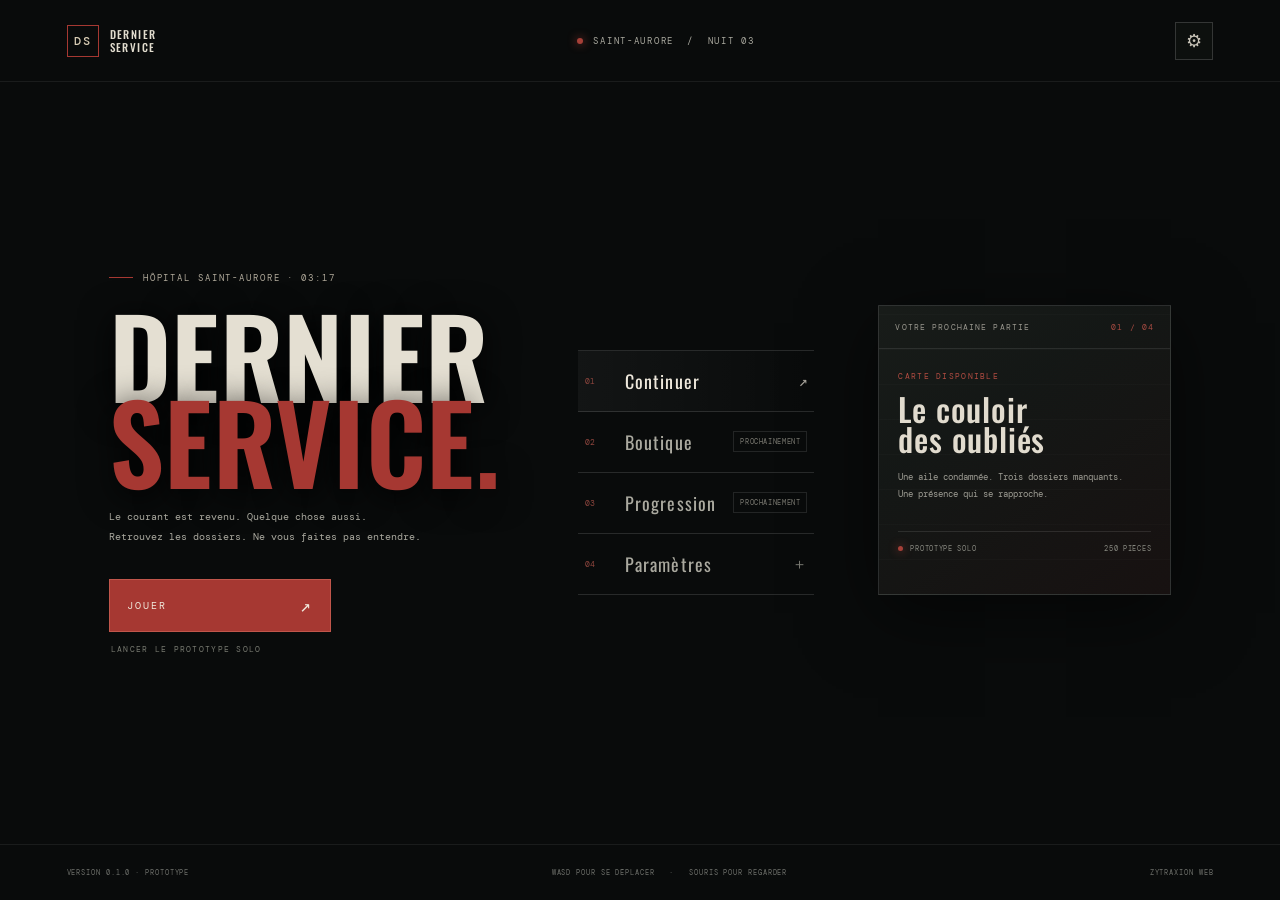
<file: menu.html>
<!doctype html>
<html lang="fr">
<head>
  <meta charset="utf-8">
  <meta name="viewport" content="width=device-width, initial-scale=1">
  <meta name="theme-color" content="#090b0b">
  <meta name="description" content="Dernier Service — jeu d'horreur de poursuite à l'hôpital Saint-Aurore.">
  <title>Dernier Service — Menu principal</title>
  <link rel="stylesheet" href="src/menu.css">
</head>
<body>
  <div class="scene" aria-hidden="true"><div class="hallway"></div><div class="light"></div><div class="grain"></div><div class="vignette"></div></div>
  <header class="topbar">
    <a class="wordmark" href="menu.html" aria-label="Dernier Service — accueil"><span class="mark">DS</span><span>DERNIER<br>SERVICE</span></a>
    <div class="top-meta"><span class="status-dot"></span><span>SAINT-AURORE&nbsp; / &nbsp;NUIT 03</span></div>
    <button class="icon-button" id="settingsOpen" aria-label="Ouvrir les paramètres" title="Paramètres">⚙</button>
  </header>

  <main class="layout">
    <section class="intro" aria-labelledby="game-title">
      <p class="eyebrow"><span class="line"></span> HÔPITAL SAINT-AURORE · 03:17</p>
      <h1 id="game-title">Dernier<br><span>service.</span></h1>
      <p class="description">Le courant est revenu. Quelque chose aussi.<br>Retrouvez les dossiers. Ne vous faites pas entendre.</p>
      <a class="play-button" href="index.html"><span>JOUER</span><span class="play-icon" aria-hidden="true">↗</span></a>
      <p class="play-note">LANCER LE PROTOTYPE SOLO</p>
    </section>

    <nav class="menu" aria-label="Menu principal">
      <button class="menu-item selected" data-panel="play"><span class="item-number">01</span><span class="item-label">Continuer</span><span class="item-arrow">↗</span></button>
      <button class="menu-item" data-panel="shop"><span class="item-number">02</span><span class="item-label">Boutique</span><span class="coming">PROCHAINEMENT</span></button>
      <button class="menu-item" data-panel="progress"><span class="item-number">03</span><span class="item-label">Progression</span><span class="coming">PROCHAINEMENT</span></button>
      <button class="menu-item" id="settingsMenu"><span class="item-number">04</span><span class="item-label">Paramètres</span><span class="item-arrow">＋</span></button>
    </nav>

    <aside class="feature-card" aria-live="polite">
      <div class="card-top"><span id="card-kicker">VOTRE PROCHAINE PARTIE</span><span class="card-index" id="card-index">01 / 04</span></div>
      <div class="card-content" id="card-content">
        <p class="card-map">CARTE DISPONIBLE</p><h2>Le couloir<br>des oubliés</h2>
        <p class="card-copy">Une aile condamnée. Trois dossiers manquants. Une présence qui se rapproche.</p>
        <div class="card-footer"><span><i class="tiny-dot"></i> PROTOTYPE SOLO</span><span>01 CARTE</span></div>
      </div>
    </aside>
  </main>

  <footer class="footer"><span>VERSION 0.1.0 · PROTOTYPE</span><span>WASD POUR SE DÉPLACER&nbsp;&nbsp; · &nbsp;&nbsp;SOURIS POUR REGARDER</span><span>ZYTRAXION WEB</span></footer>

  <dialog class="settings-dialog" id="settingsDialog" aria-labelledby="settings-title">
    <div class="dialog-header"><div><p class="eyebrow">CONFIGURATION</p><h2 id="settings-title">Paramètres</h2></div><button class="icon-button close-button" id="settingsClose" aria-label="Fermer">×</button></div>
    <label class="setting-row" for="volume"><span><strong>Volume général</strong><small>Préférence enregistrée pour l’intégration audio.</small></span><span class="range-wrap"><output id="volumeOutput" for="volume">80 %</output><input id="volume" type="range" min="0" max="100" value="80"></span></label>
    <label class="setting-row" for="quality"><span><strong>Qualité visuelle</strong><small>Réglage enregistré pour les prochaines cartes.</small></span><select id="quality"><option value="low">Basse</option><option value="medium">Moyenne</option><option value="high">Élevée</option></select></label>
    <button class="save-button" id="settingsSave">ENREGISTRER</button>
    <p class="dialog-note" id="settingsMessage" role="status">Les préférences sont sauvegardées sur cet appareil.</p>
  </dialog>

  <div class="toast" id="toast" role="status" aria-live="polite"></div>
  <script type="module" src="src/main.js"></script>
</body>
</html>
</file>
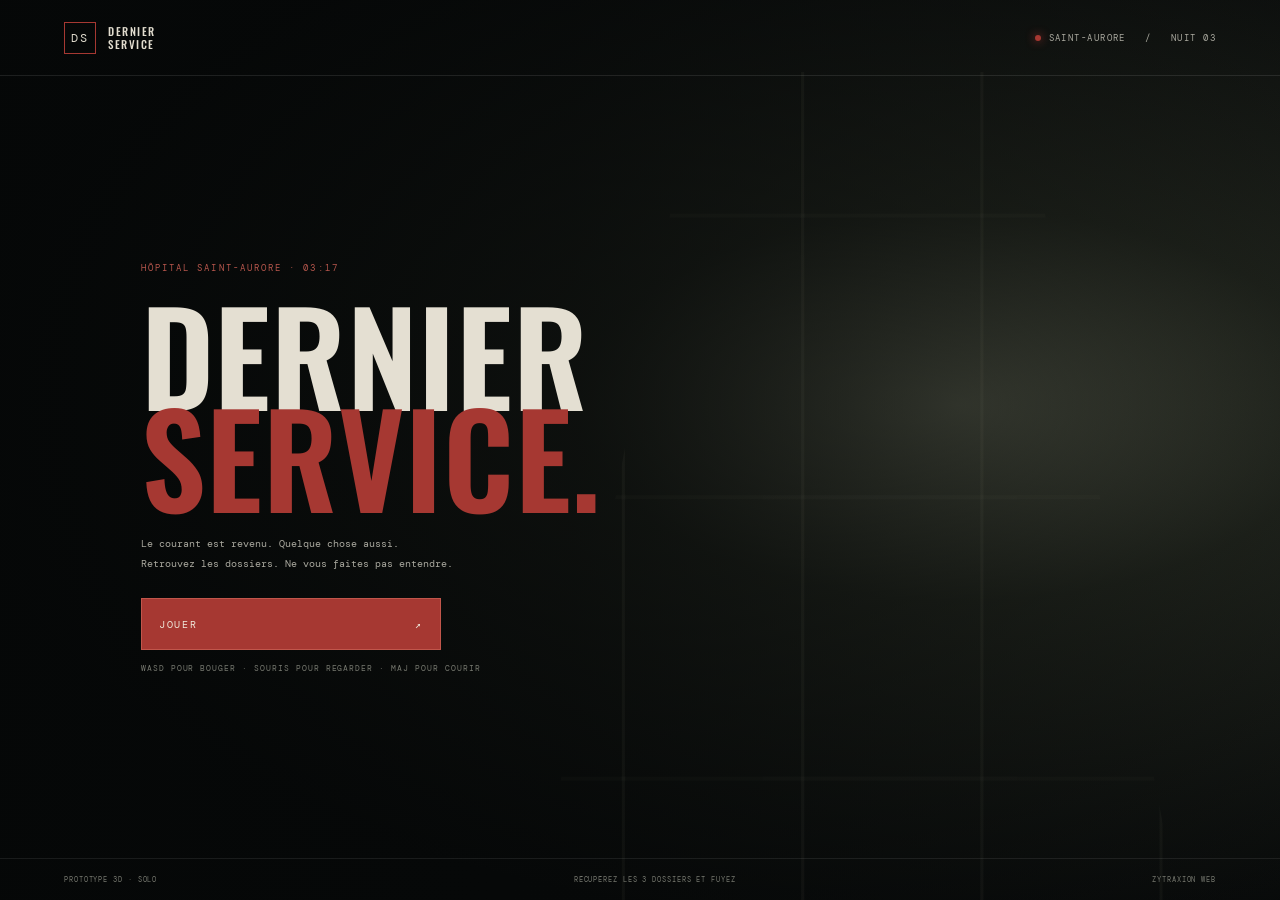
<file: play.html>
<!doctype html>
<html lang="fr">
<head>
  <meta charset="utf-8">
  <meta name="viewport" content="width=device-width, initial-scale=1">
  <meta name="theme-color" content="#090b0b">
  <title>Dernier Service — Jeu</title>
  <style>
    @import url('https://fonts.googleapis.com/css2?family=DM+Mono:wght@400;500&family=Oswald:wght@400;500;600&display=swap');
    *{box-sizing:border-box}html,body{width:100%;height:100%;margin:0;overflow:hidden;background:#090b0b;color:#e2ddcf;font-family:'DM Mono',monospace}.backdrop{position:fixed;inset:0;background:linear-gradient(90deg,#050707ed 0%,#050707b8 45%,#05070739 100%),radial-gradient(ellipse at 75% 45%,#535748 0,#23271f 28%,#090b0b 75%)}.backdrop:before{content:"";position:absolute;inset:8% 8% 0 42%;opacity:.45;background:repeating-linear-gradient(90deg,transparent 0 13%,#a7a48a20 13.2% 13.5%,transparent 13.7% 28%),repeating-linear-gradient(180deg,transparent 0 17%,#b5b39a12 17.2% 17.5%,transparent 17.7% 34%);clip-path:polygon(25% 0,75% 0,100% 100%,0 100%)}.top{height:76px;position:absolute;z-index:2;top:0;left:0;right:0;padding:0 5vw;display:flex;align-items:center;justify-content:space-between;border-bottom:1px solid #ffffff19}.brand{display:flex;align-items:center;gap:12px;font:500 11px/1.1 Oswald,sans-serif;letter-spacing:.14em}.mark{width:32px;height:32px;border:1px solid #a63832;display:grid;place-items:center;font:12px 'DM Mono',monospace}.meta{font-size:9px;letter-spacing:.16em;color:#aaa99f}.led{display:inline-block;width:6px;height:6px;border-radius:50%;background:#a63832;box-shadow:0 0 10px #a63832;margin-right:8px}.landing{position:absolute;z-index:1;inset:76px 0 42px;display:flex;align-items:center;padding:5vh 11vw;transition:opacity .25s,visibility .25s}.landing.hidden{opacity:0;visibility:hidden;pointer-events:none}.copy{max-width:570px}.eyebrow{font-size:9px;color:#b8574d;letter-spacing:.23em}.title{font:600 clamp(70px,10vw,128px)/.8 Oswald,sans-serif;text-transform:uppercase;letter-spacing:.005em;margin:28px 0;color:#e4dfd2}.title span{color:#a63832}.description{font-size:10px;line-height:2;color:#aaa99f;margin:24px 0}.play{width:min(300px,100%);height:52px;padding:0 17px;border:1px solid #c1564b;background:#a63832;color:#f0e9dc;display:flex;align-items:center;justify-content:space-between;font:10px 'DM Mono',monospace;letter-spacing:.18em;cursor:pointer}.play:hover{background:#c1483d}.hint{margin-top:13px;font-size:8px;letter-spacing:.12em;color:#777970}.bottom{position:absolute;z-index:2;bottom:0;left:0;right:0;height:42px;padding:0 5vw;border-top:1px solid #ffffff15;display:flex;align-items:center;justify-content:space-between;color:#777970;font-size:7px;letter-spacing:.13em}.game-shell{position:fixed;z-index:5;inset:0;background:#090b0b;visibility:hidden;opacity:0;transition:opacity .25s,visibility .25s}.game-shell.open{visibility:visible;opacity:1}.game-shell iframe{position:absolute;inset:0;width:100%;height:100%;border:0}.return{position:absolute;z-index:6;top:16px;left:16px;border:1px solid #ffffff42;background:#101311dc;color:#e2ddcf;padding:11px 14px;font:9px 'DM Mono',monospace;letter-spacing:.1em;cursor:pointer;backdrop-filter:blur(8px)}.return:hover{border-color:#b8574d;background:#251412}.notice{position:absolute;z-index:6;right:16px;top:17px;color:#d4cbb9;background:#101311cb;border:1px solid #ffffff28;padding:10px 12px;font-size:8px;letter-spacing:.06em;pointer-events:none}@media(max-width:600px){.top{height:62px;padding:0 18px}.landing{inset:62px 0 40px;padding:7vh 25px}.title{font-size:clamp(70px,18vw,100px)}.meta{font-size:7px}.bottom{height:40px;padding:0 17px;font-size:6px}.bottom span:nth-child(2){display:none}.return{top:9px;left:9px;padding:9px;font-size:8px}.notice{top:10px;right:9px;font-size:7px}}
  </style>
</head>
<body>
  <div class="backdrop" aria-hidden="true"></div>
  <header class="top"><div class="brand"><span class="mark">DS</span><span>DERNIER<br>SERVICE</span></div><div class="meta"><span class="led"></span>SAINT-AURORE &nbsp; / &nbsp; NUIT 03</div></header>
  <main class="landing" id="landing"><div class="copy"><p class="eyebrow">HÔPITAL SAINT-AURORE · 03:17</p><h1 class="title">Dernier<br><span>service.</span></h1><p class="description">Le courant est revenu. Quelque chose aussi.<br>Retrouvez les dossiers. Ne vous faites pas entendre.</p><button class="play" id="play"><span>JOUER</span><span>↗</span></button><p class="hint">WASD POUR BOUGER · SOURIS POUR REGARDER · MAJ POUR COURIR</p></div></main>
  <footer class="bottom"><span>PROTOTYPE 3D · SOLO</span><span>RÉCUPÉREZ LES 3 DOSSIERS ET FUYEZ</span><span>ZYTRAXION WEB</span></footer>
  <section class="game-shell" id="gameShell" aria-label="Jeu Dernier Service"><iframe id="gameFrame" title="Jeu 3D Dernier Service" allow="fullscreen; autoplay"></iframe><button class="return" id="return">← MENU PRINCIPAL</button><div class="notice">Dans l’écran suivant, choisissez une carte puis cliquez sur ENTRER.</div></section>
  <script>
    const landing=document.querySelector('#landing');
    const shell=document.querySelector('#gameShell');
    const frame=document.querySelector('#gameFrame');
    document.querySelector('#play').addEventListener('click',()=>{
      landing.classList.add('hidden');
      shell.classList.add('open');
      if(!frame.src) frame.src='index.html?embedded=1';
    });
    document.querySelector('#return').addEventListener('click',()=>{
      shell.classList.remove('open');
      landing.classList.remove('hidden');
      try{frame.contentWindow.document.exitPointerLock?.()}catch{}
    });
  </script>
</body>
</html>
</file>
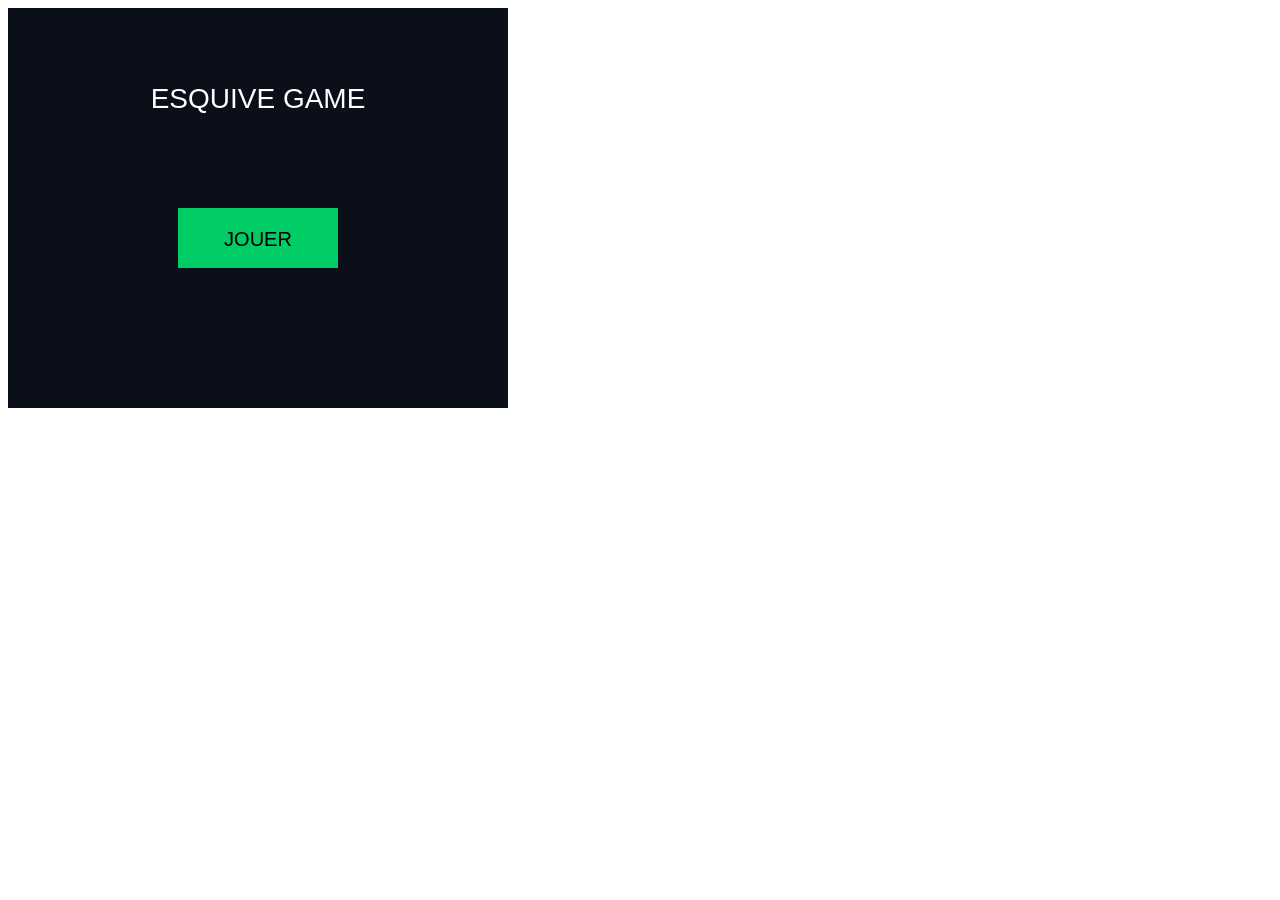
<file: preview (13).html>
<!DOCTYPE html>
<html>
<head>
  <title>Esquive Game</title>
</head>
<body>
<canvas id="game" width="500" height="400"></canvas>

<script>
const canvas = document.getElementById("game");
const ctx = canvas.getContext("2d");

// ================= SAVE =================
let bestTime = parseFloat(localStorage.getItem("bestTime")) || 0;

// ================= STATE =================
let screen = "menu";
let difficulty = 1;

let player, obstacles = [], particles = [];

let lives = 3;
let timeAlive = 0;
let startTime = 0;

let countdown = 0;
let spawnProtection = 0;

let gameOverTimer = 0;

// ================= INIT =================
function startGame() {
  player = { x: 250, y: 200, size: 18 };

  obstacles = [];
  particles = [];

  lives = 3;
  startTime = performance.now();

  countdown = 180; // 3 sec
  spawnProtection = 0;

  screen = "play";
}

// ================= INPUT =================
canvas.addEventListener("mousemove", (e) => {
  if (screen !== "play") return;

  const r = canvas.getBoundingClientRect();
  player.x = e.clientX - r.left;
  player.y = e.clientY - r.top;
});

canvas.addEventListener("click", (e) => {
  const r = canvas.getBoundingClientRect();
  const x = e.clientX - r.left;
  const y = e.clientY - r.top;

  if (screen === "menu") {
    screen = "difficulty";
  }

  else if (screen === "difficulty") {

    if (y > 120 && y < 160) { difficulty = 1; startGame(); }
    if (y > 170 && y < 210) { difficulty = 2; startGame(); }
    if (y > 220 && y < 260) { difficulty = 4; startGame(); }
    if (y > 270 && y < 310) { difficulty = 5; startGame(); }
  }

  else if (screen === "gameover") {
    screen = "menu";
  }
});

// ================= PARTICLES =================
function explode(x, y, c) {
  for (let i = 0; i < 12; i++) {
    particles.push({
      x, y,
      vx: (Math.random() - 0.5) * 4,
      vy: (Math.random() - 0.5) * 4,
      life: 30,
      color: c
    });
  }
}

// ================= ENEMY =================
function spawnEnemy() {

  let speed = 2 * difficulty;

  let r = Math.random();
  let type = "red";

  if (r < 0.15) type = "blue";
  else if (r < 0.30) type = "yellow";
  else if (r < 0.35) type = "life";

  let side = Math.floor(Math.random() * 4);
  let x, y;

  if (side === 0) { x = 0; y = Math.random() * 400; }
  if (side === 1) { x = 500; y = Math.random() * 400; }
  if (side === 2) { x = Math.random() * 500; y = 0; }
  if (side === 3) { x = Math.random() * 500; y = 400; }

  let dx = player.x - x;
  let dy = player.y - y;
  let dist = Math.max(0.001, Math.sqrt(dx*dx + dy*dy));

  obstacles.push({
    x, y,
    w: 18,
    h: 18,
    vx: (dx/dist)*speed,
    vy: (dy/dist)*speed,
    type
  });
}

// ================= GAME OVER FIX =================
function gameOver() {

  if (timeAlive > bestTime) {
    bestTime = timeAlive.toFixed(1);
    localStorage.setItem("bestTime", bestTime);
  }

  screen = "gameover";
}

// ================= UPDATE =================
function update() {

  if (screen === "gameover") {
    gameOverTimer++;
    return;
  }

  if (screen !== "play") return;

  timeAlive = (performance.now() - startTime) / 1000;

  // countdown
  if (countdown > 0) {
    countdown--;
    if (countdown === 0) spawnProtection = 180;
    return;
  }

  if (spawnProtection > 0) spawnProtection--;

  if (Math.random() < 0.05 * difficulty) {
    spawnEnemy();
  }

  for (let i = obstacles.length - 1; i >= 0; i--) {

    let o = obstacles[i];

    o.x += o.vx;
    o.y += o.vy;

    let hit =
      player.x < o.x + o.w &&
      player.x + player.size > o.x &&
      player.y < o.y + o.h &&
      player.y + player.size > o.y;

    if (hit) {

      if (o.type === "life") {
        if (lives < 3) lives++;
        explode(player.x, player.y, "lime");
      }

      else if (spawnProtection <= 0) {
        lives--;
        explode(player.x, player.y, "red");

        if (lives <= 0) {
          gameOver();
        }
      }

      obstacles.splice(i, 1);
    }
  }

  for (let i = particles.length - 1; i >= 0; i--) {
    let p = particles[i];
    p.x += p.vx;
    p.y += p.vy;
    p.life--;
    if (p.life <= 0) particles.splice(i, 1);
  }
}

// ================= UI =================
function drawHearts() {
  ctx.textAlign = "right";
  ctx.font = "20px Arial";

  for (let i = 0; i < lives; i++) {
    ctx.fillText("❤️", 490 - i * 25, 25);
  }
}

// ================= DRAW =================
function draw() {

  ctx.fillStyle = "#0b0f1a";
  ctx.fillRect(0, 0, 500, 400);

  ctx.textAlign = "center";

  // MENU
  if (screen === "menu") {
    ctx.fillStyle = "white";
    ctx.font = "28px Arial";
    ctx.fillText("ESQUIVE GAME", 250, 100);

    ctx.fillStyle = "#00cc66";
    ctx.fillRect(170, 200, 160, 60);

    ctx.fillStyle = "black";
    ctx.font = "20px Arial";
    ctx.fillText("JOUER", 250, 238);
    return;
  }

  // DIFFICULTY
  if (screen === "difficulty") {

    ctx.fillStyle = "white";
    ctx.font = "22px Arial";
    ctx.fillText("CHOISIS DIFFICULTÉ", 250, 80);

    let t = ["FACILE x1", "DIFFICILE x2", "EXTRÊME x4", "IMPOSSIBLE x5"];

    for (let i = 0; i < 4; i++) {
      ctx.fillStyle = "#00cc66";
      ctx.fillRect(150, 120 + i * 50, 200, 35);

      ctx.fillStyle = "black";
      ctx.font = "16px Arial";
      ctx.fillText(t[i], 250, 145 + i * 50);
    }
    return;
  }

  // GAME
  let blink = spawnProtection > 0 && Math.floor(performance.now()/250)%2===0;

  if (!blink) {
    ctx.fillStyle = "deepskyblue";
    ctx.fillRect(player.x, player.y, player.size, player.size);
  }

  for (let o of obstacles) {
    ctx.fillStyle =
      o.type === "blue" ? "cyan" :
      o.type === "yellow" ? "yellow" : "red";

    ctx.fillRect(o.x, o.y, o.w, o.h);
  }

  // particles
  for (let p of particles) {
    ctx.globalAlpha = p.life / 30;
    ctx.fillStyle = p.color;
    ctx.fillRect(p.x, p.y, 3, 3);
  }
  ctx.globalAlpha = 1;

  // HUD
  ctx.fillStyle = "white";
  ctx.font = "14px Arial";
  ctx.textAlign = "left";

  ctx.fillText("Temps: " + timeAlive.toFixed(1), 10, 20);
  ctx.fillText("Record: " + bestTime + "s", 10, 40);

  ctx.fillStyle = "#ffcc00";
  ctx.fillText("Difficulté x" + difficulty, 10, 390);

  drawHearts();

  // countdown
  if (countdown > 0) {
    ctx.fillStyle = "white";
    ctx.font = "60px Arial";
    ctx.fillText(Math.ceil(countdown/60), 250, 200);
  }

  // GAME OVER
  if (screen === "gameover") {
    ctx.fillStyle = "rgba(255,0,0,0.6)";
    ctx.fillRect(0, 0, 500, 400);

    ctx.fillStyle = "white";
    ctx.font = "40px Arial";
    ctx.fillText("GAME OVER", 250, 200);
  }
}

// ================= LOOP =================
function loop() {
  update();
  draw();
  requestAnimationFrame(loop);
}

loop();
</script>
</body>
</html>
</file>
<file: src/menu.css>
@import url('https://fonts.googleapis.com/css2?family=DM+Mono:wght@400;500&family=Oswald:wght@400;500;600&display=swap');
:root{color-scheme:dark;--paper:#e2ddcf;--muted:#999890;--red:#a63832;--line:#ffffff20;font-family:'DM Mono',monospace;background:#090b0b;color:var(--paper);font-synthesis:none;text-rendering:optimizeLegibility}*{box-sizing:border-box}body{margin:0;min-width:320px;min-height:100vh;overflow:hidden;background:#090b0b}.scene{position:fixed;inset:0;overflow:hidden;background:radial-gradient(ellipse at 70% 44%,#3e4239 0,#20241f 24%,#101312 57%,#090b0b 100%);z-index:-1}.hallway{position:absolute;inset:0;background:linear-gradient(90deg,rgba(5,7,7,.94) 0%,rgba(5,7,7,.79) 35%,rgba(5,7,7,.28) 72%,rgba(5,7,7,.65) 100%),linear-gradient(0deg,#080a0a 0%,transparent 38%,rgba(0,0,0,.4) 100%)}.hallway:before{content:"";position:absolute;inset:8% 17% 0 52%;opacity:.48;background:repeating-linear-gradient(90deg,transparent 0 13%,#a7a48a20 13.2% 13.45%,transparent 13.65% 28%),linear-gradient(180deg,transparent 0 24%,#c9b98614 24.2% 25%,transparent 25.2% 68%,#c9b98612 68.2% 69%,transparent 69.2%)}.hallway:after{content:"";position:absolute;right:13%;top:0;width:38%;height:100%;opacity:.42;background:repeating-linear-gradient(180deg,transparent 0 15%,#b5b39a12 15.2% 15.5%,transparent 15.7% 31%);clip-path:polygon(35% 0,66% 0,100% 100%,0 100%)}.light{position:absolute;width:35vw;height:26vw;min-width:250px;top:17%;right:13%;background:#c9b986;filter:blur(100px);opacity:.11;border-radius:50%}.grain{position:absolute;inset:-50%;opacity:.1;pointer-events:none;background-image:url("data:image/svg+xml,%3Csvg viewBox='0 0 180 180' xmlns='http://www.w3.org/2000/svg'%3E%3Cfilter id='n'%3E%3CfeTurbulence type='fractalNoise' baseFrequency='.92' numOctaves='3' stitchTiles='stitch'/%3E%3C/filter%3E%3Crect width='100%25' height='100%25' filter='url(%23n)' opacity='.5'/%3E%3C/svg%3E");animation:grain .22s steps(2) infinite}.vignette{position:absolute;inset:0;background:radial-gradient(ellipse at 58% 47%,transparent 14%,#0007 70%,#000d 120%)}@keyframes grain{0%{transform:translate(0,0)}50%{transform:translate(-1%,2%)}100%{transform:translate(2%,-1%)}}
.topbar{height:82px;padding:0 5.2vw;display:flex;align-items:center;justify-content:space-between;border-bottom:1px solid #ffffff12;position:relative}.wordmark{display:flex;align-items:center;gap:11px;color:var(--paper);text-decoration:none;font:500 11px/1.1 Oswald,sans-serif;letter-spacing:.13em}.mark{width:32px;height:32px;border:1px solid #a63832;display:grid;place-items:center;color:#d9cdb5;font:500 12px 'DM Mono',monospace}.top-meta{font-size:9px;letter-spacing:.19em;color:#aaa99f;display:flex;align-items:center;gap:10px}.status-dot,.tiny-dot{width:6px;height:6px;background:#a64038;border-radius:50%;box-shadow:0 0 10px #a64038}.icon-button{width:38px;height:38px;border:1px solid #ffffff29;background:#1114128c;color:#c9c4b8;font-size:18px;cursor:pointer;transition:.2s}.icon-button:hover{border-color:#a63832;color:#fff}.layout{min-height:calc(100vh - 138px);display:grid;grid-template-columns:minmax(300px,1.08fr) minmax(210px,.63fr) minmax(260px,.78fr);gap:5vw;align-items:center;padding:3vh 8.5vw 6vh}.intro{padding-top:2vh}.eyebrow{display:flex;align-items:center;gap:10px;font-size:9px;letter-spacing:.21em;color:#b1aa9b}.line{width:24px;height:1px;background:#a63832}.intro h1{font:600 clamp(64px,8.5vw,120px)/.79 Oswald,sans-serif;letter-spacing:.005em;text-transform:uppercase;margin:27px 0 25px;color:#e4dfd2;text-shadow:0 5px 35px #000}.intro h1 span{color:#a63832}.description{font-size:10px;line-height:2;color:#aaa99f;margin-bottom:32px}.play-button{display:flex;align-items:center;justify-content:space-between;width:222px;height:53px;padding:0 17px;background:#a63832;border:1px solid #c1564b;color:#f0e9dc;text-decoration:none;font-size:10px;letter-spacing:.2em;transition:background .2s,transform .2s}.play-button:hover{background:#c1483d;transform:translateY(-2px)}.play-icon{font-size:18px}.play-note{font-size:8px;letter-spacing:.16em;color:#777970;margin:12px 0 0 2px}.menu{align-self:center;border-top:1px solid var(--line);margin-top:5vh}.menu-item{width:100%;min-height:61px;display:grid;grid-template-columns:34px 1fr auto;align-items:center;gap:6px;border:0;border-bottom:1px solid var(--line);padding:0 7px;background:transparent;color:#aaa99f;text-align:left;cursor:pointer;font:inherit;transition:.2s}.menu-item:hover,.menu-item.selected{color:#eee8dc;background:linear-gradient(90deg,#ffffff0a,transparent)}.item-number{font-size:8px;color:#8f463e}.item-label{font:400 18px Oswald,sans-serif;letter-spacing:.06em}.item-arrow{font-size:15px;opacity:.7}.coming{font-size:7px;letter-spacing:.09em;color:#7a7971;border:1px solid #ffffff1b;padding:5px 6px}.feature-card{width:100%;max-width:330px;justify-self:end;background:linear-gradient(145deg,#191d1aee,#0c0f0fef);border:1px solid #ffffff20;box-shadow:0 18px 70px #0008;min-height:290px;position:relative}.feature-card:before{content:"";position:absolute;inset:0;background:linear-gradient(145deg,transparent 35%,#9a2c2514),repeating-linear-gradient(0deg,transparent 0 34px,#ffffff08 35px);pointer-events:none}.card-top{height:43px;display:flex;justify-content:space-between;align-items:center;padding:0 16px;border-bottom:1px solid #ffffff18;font-size:8px;letter-spacing:.14em;color:#99978e}.card-index{color:#a64b42}.card-content{position:relative;padding:22px 19px 16px}.card-map{font-size:8px;letter-spacing:.16em;color:#b24c42;margin:0 0 13px}.card-content h2{font:500 32px/.95 Oswald,sans-serif;letter-spacing:.025em;margin:0 0 15px;color:#e1dbce}.card-copy{font-size:9px;line-height:1.9;color:#9e9d94;max-width:230px;margin:0 0 28px}.card-footer{display:flex;justify-content:space-between;border-top:1px solid #ffffff1a;padding-top:12px;font-size:7px;letter-spacing:.1em;color:#888980}.card-footer span:first-child{display:flex;gap:7px;align-items:center}.tiny-dot{width:5px;height:5px}.footer{height:56px;padding:0 5.2vw;border-top:1px solid #ffffff12;display:flex;justify-content:space-between;align-items:center;color:#6e706b;font-size:7px;letter-spacing:.13em}.settings-dialog{width:min(510px,calc(100% - 32px));border:1px solid #ffffff2a;background:#111513;color:var(--paper);padding:25px 27px;box-shadow:0 25px 90px #000b}.settings-dialog::backdrop{background:#000b;backdrop-filter:blur(5px)}.dialog-header{display:flex;align-items:flex-start;justify-content:space-between;border-bottom:1px solid #ffffff1b;padding-bottom:17px;margin-bottom:5px}.dialog-header .eyebrow{margin:0 0 7px}.dialog-header h2{font:500 32px Oswald,sans-serif;margin:0}.close-button{font-size:23px}.setting-row{min-height:80px;display:flex;align-items:center;justify-content:space-between;gap:18px;border-bottom:1px solid #ffffff16}.setting-row strong,.setting-row small{display:block}.setting-row strong{font:400 15px Oswald,sans-serif;letter-spacing:.03em}.setting-row small{font-size:8px;line-height:1.6;color:#85877f;margin-top:5px}.range-wrap{display:flex;align-items:center;gap:10px}.range-wrap output{min-width:37px;text-align:right;font-size:9px;color:#c7a77b}.range-wrap input{width:112px;accent-color:#a63832}.setting-row select{background:#191d1a;color:var(--paper);border:1px solid #ffffff2b;padding:9px;font:10px 'DM Mono',monospace}.save-button{width:100%;margin-top:20px;height:43px;border:1px solid #b44940;background:#9f332e;color:#eee7da;font:10px 'DM Mono',monospace;letter-spacing:.15em;cursor:pointer}.save-button:hover{background:#bd443a}.dialog-note{font-size:8px;color:#85877f;margin:12px 0 0}.toast{position:fixed;bottom:75px;left:50%;transform:translate(-50%,8px);padding:11px 16px;background:#111513;border:1px solid #ffffff25;color:#d5cdbd;font-size:9px;letter-spacing:.06em;opacity:0;pointer-events:none;transition:.2s}.toast.show{opacity:1;transform:translate(-50%,0)}body.quality-low .grain{opacity:.035}body.quality-medium .grain{opacity:.07}body.quality-high .grain{opacity:.12}
@media(max-width:1050px){.layout{grid-template-columns:1fr .8fr;gap:5vw;padding-left:7vw;padding-right:7vw}.intro{grid-row:1/3}.menu{margin-top:0}.feature-card{grid-column:2;max-width:none;min-height:230px}.card-content h2{font-size:27px}.card-copy{margin-bottom:17px}}@media(max-width:650px){body{overflow:auto}.topbar{height:65px;padding:0 20px}.top-meta{font-size:7px}.layout{display:flex;flex-direction:column;align-items:stretch;gap:25px;padding:8vh 25px 32px;min-height:calc(100vh - 112px)}.intro{padding:0}.intro h1{font-size:clamp(68px,19vw,100px);margin:22px 0}.description{margin-bottom:22px}.play-button{width:100%;height:49px}.menu{margin:6px 0 0}.menu-item{min-height:51px}.item-label{font-size:16px}.feature-card{max-width:none;min-height:0}.card-content{padding:16px}.card-content h2{font-size:25px}.card-copy{margin-bottom:15px}.footer{height:auto;min-height:48px;padding:12px 18px;font-size:6px;gap:9px;flex-wrap:wrap}.footer span:nth-child(2){display:none}.settings-dialog{padding:20px 17px}.setting-row small{max-width:210px}}
@media(prefers-reduced-motion:reduce){*,*::before,*::after{animation-duration:.01ms!important;transition-duration:.01ms!important;scroll-behavior:auto!important}}
</file>
